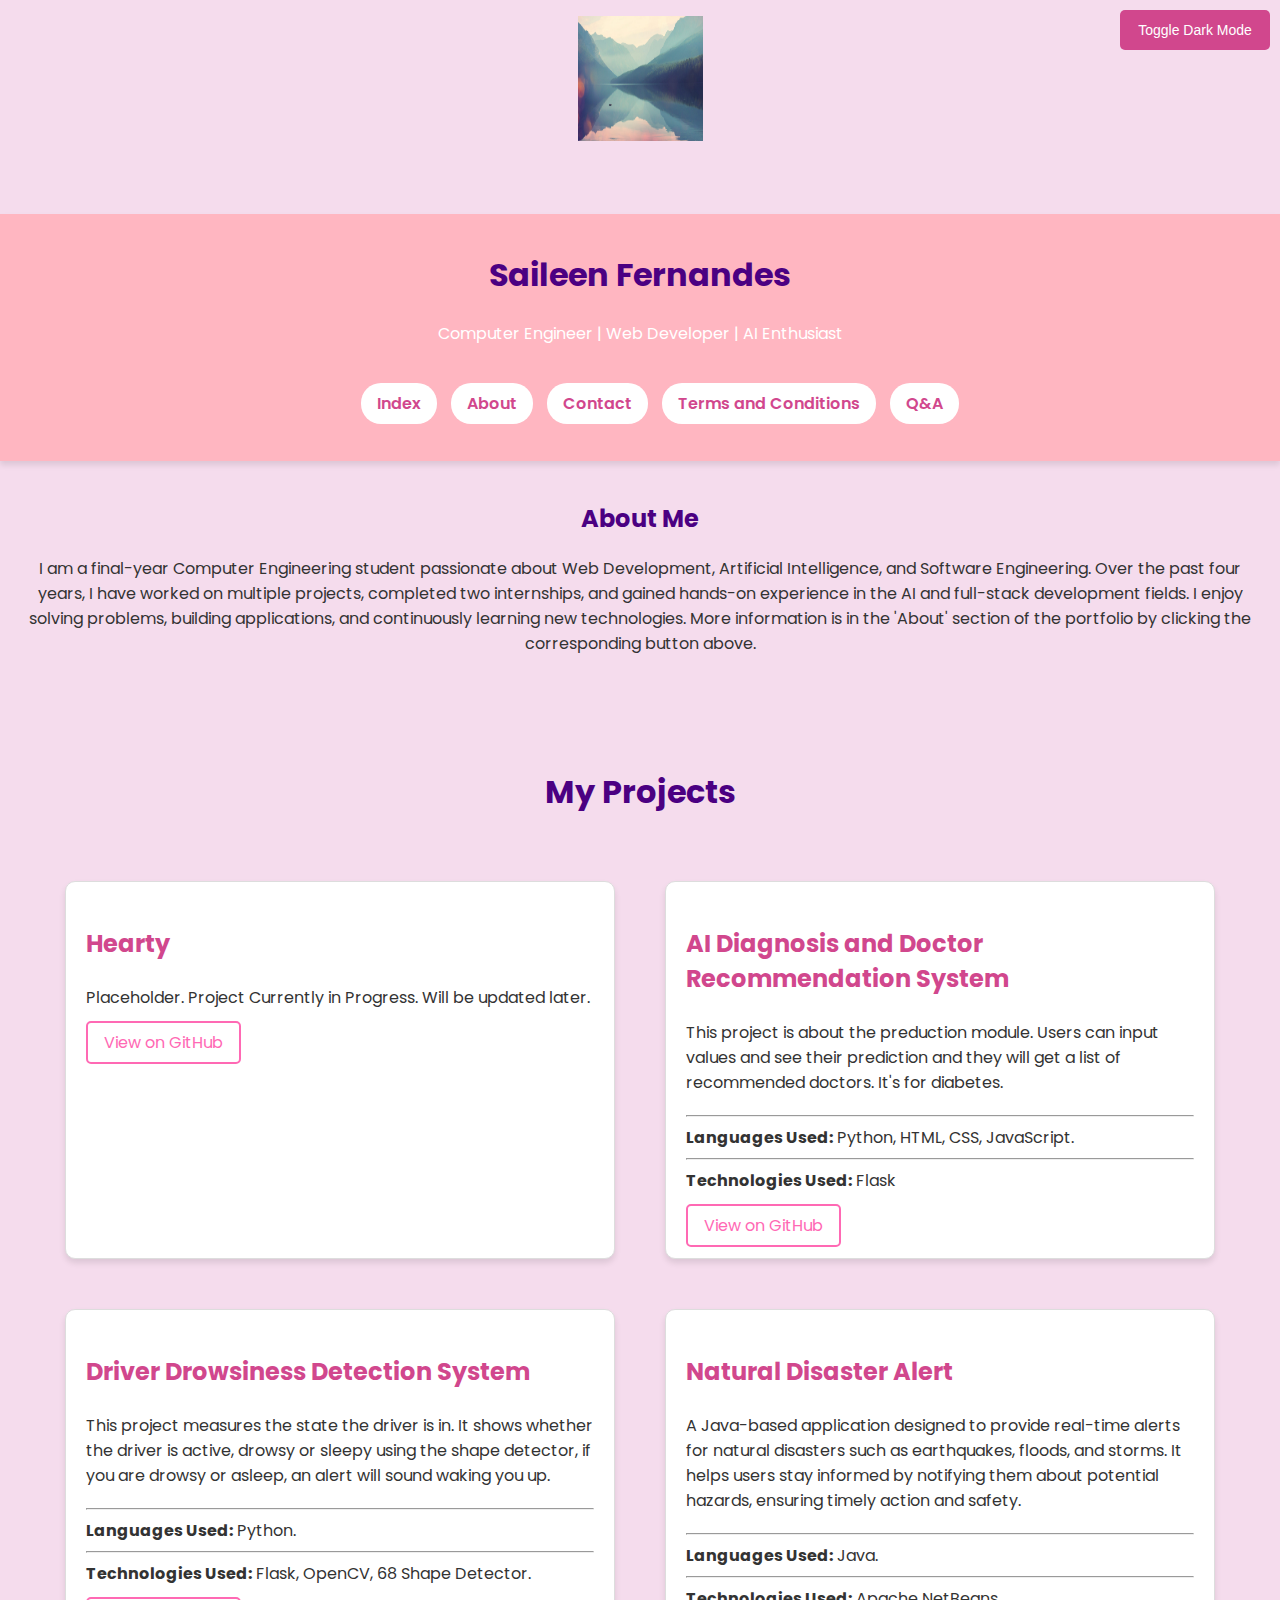
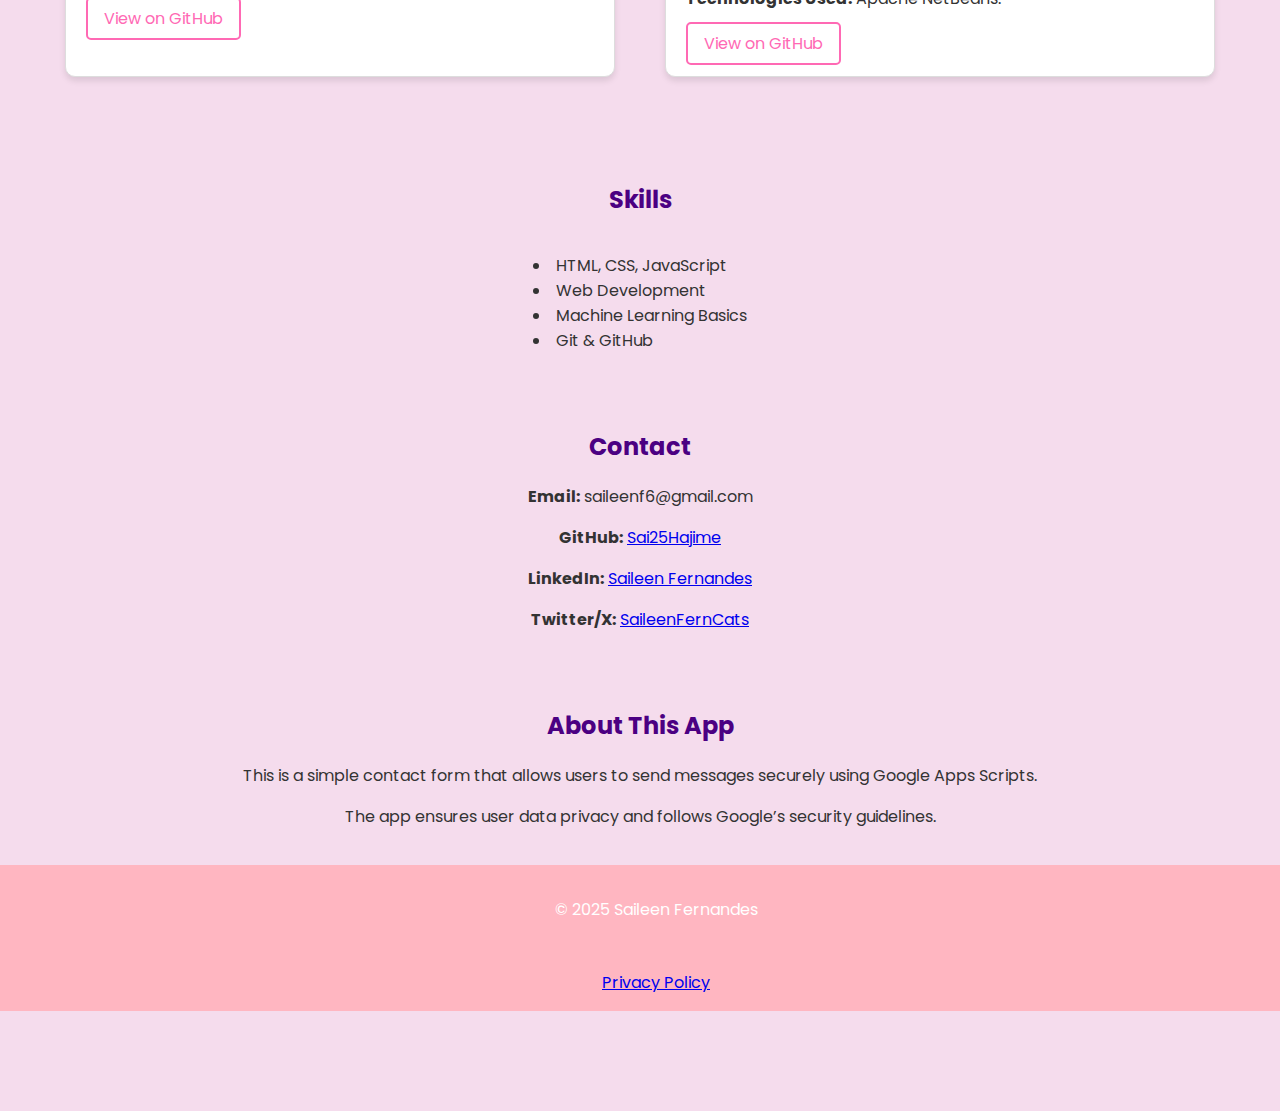
<file: index.html>
<!DOCTYPE html>
<html lang="en">
<head>
    <meta charset="UTF-8">
    <meta name="viewport" content="width=device-width, initial-scale=1.0">
    <meta name="description" content="Saileen Fernandes' Portfolio - Contact me and learn more about my work.">
    <meta name="author" content="Saileen Fernandes">
    <meta name="google-site-verification" content="kmVAQYFOPwcrWgPPDZxK4PKsFajjadbrKK0uUcUKmkM" />
    <title>My Portfolio</title>
    <link href="https://fonts.googleapis.com/css2?family=Poppins:wght@400;700&display=swap" rel="stylesheet">
    <link rel="stylesheet" href="static/css/styles.css">
</head>
    <body style = "margin: 0 0 0; text-align: center">

    <p id = "head_bar">

        <a href="theodore-fairin.html">
          <img src="static/images/mountains.jpg" width="125" height="125" alt="Mountains">
        </a>

    </p>

    <br><br>
    <body>
    <header>
        <h1>Saileen Fernandes</h1>
        <p>Computer Engineer | Web Developer | AI Enthusiast</p>
        <nav>
            <ul>
                <a href="index.html">Index</a>
                <a href="about.html">About</a>
                <a href="contact.html">Contact</a>
                <a href="terms.html">Terms and Conditions</a>
                <a href="questions-answers.html">Q&A</a>
            </ul>
        </nav>
    </header>
    
    <section id="about">
        <h2>About Me</h2>
        <p> I am a final-year Computer Engineering student passionate about Web Development, Artificial Intelligence, and Software Engineering. 
    Over the past four years, I have worked on multiple projects, completed two internships, and gained hands-on experience in the AI and full-stack development fields. 
    I enjoy solving problems, building applications, and continuously learning new technologies. More information is in the 'About' section of the portfolio by clicking the corresponding button above.</p>
    </section>
    
    <section class="projects">
        <h2>My Projects</h2>
        <div class="project-box">
            <h3>Hearty</h3>
            <p>Placeholder. Project Currently in Progress. Will be updated later.</p>
            <a href="https://github.com/yourusername/project1" target="_blank">View on GitHub</a>
        </div>
        <div class="project-box">
            <h3>AI Diagnosis and Doctor Recommendation System</h3>
            <p>This project is about the preduction module. Users can input values and see their prediction and they will get a list of recommended doctors. It's for diabetes.
            <hr><b>Languages Used:</b> Python, HTML, CSS, JavaScript. 
            <hr><b>Technologies Used:</b> Flask </p>
            <a href="https://github.com/Sai25Hajime/AI-Diagnosis-and-Doctor-Recommendation-System" target="_blank">View on GitHub</a>
        </div>
        <div class="project-box">
            <h3>Driver Drowsiness Detection System</h3>
            <p>This project measures the state the driver is in. It shows whether the driver is active, drowsy or sleepy using the shape detector, if you are drowsy or asleep, an alert will sound waking you up.
            <hr><b>Languages Used:</b> Python. 
            <hr><b>Technologies Used:</b> Flask, OpenCV, 68 Shape Detector. </p>
            
            <a href="https://github.com/Sai25Hajime/Driver-Drowsiness-Detection-System" target="_blank">View on GitHub</a>
        </div>
        <div class="project-box">
            <h3>Natural Disaster Alert</h3>
            <p>A Java-based application designed to provide real-time alerts for natural disasters such as earthquakes, floods, and storms. It helps users stay informed by notifying them about potential hazards, ensuring timely action and safety.
            <hr><b>Languages Used:</b> Java. 
            <hr><b>Technologies Used:</b> Apache NetBeans.</p>
            <a href="https://github.com/Sai25Hajime/Natural-Disaster-Alert" target="_blank">View on GitHub</a>
        </div>
    </section>
    
    <section id="skills">
        <h2>Skills</h2>
        <ul>
            <li>HTML, CSS, JavaScript</li>
            <li>Web Development</li>
            <li>Machine Learning Basics</li>
            <li>Git & GitHub</li>
        </ul>
    </section>
    
    <section id="contact">
        <h2>Contact</h2>
        <p><b>Email:</b> saileenf6@gmail.com</p>
        <p><b>GitHub:</b> <a href="https://github.com/Sai25Hajime">Sai25Hajime</a></p>
        <p><b>LinkedIn:</b> <a href="https://www.linkedin.com/in/saileen-fernandes-553a032b3?utm_source=share&utm_campaign=share_via&utm_content=profile&utm_medium=android_app">Saileen Fernandes</a></p>
        <p><b>Twitter/X:</b> <a href="https://x.com/SaileenFernCats">SaileenFernCats</a></p>
    </section>
    <section id="about-app">
        <h2>About This App</h2>
        <p>This is a simple contact form that allows users to send messages securely using Google Apps Scripts.</p>
        <p>The app ensures user data privacy and follows Google’s security guidelines.</p>
    </section>
    <footer>
        <p>&copy; 2025 Saileen Fernandes</p>
    </footer>
    <footer>
        <a href="privacy.html">Privacy Policy</a>
    </footer>
    <script src="script.js"></script>
</body>
</html>
</file>
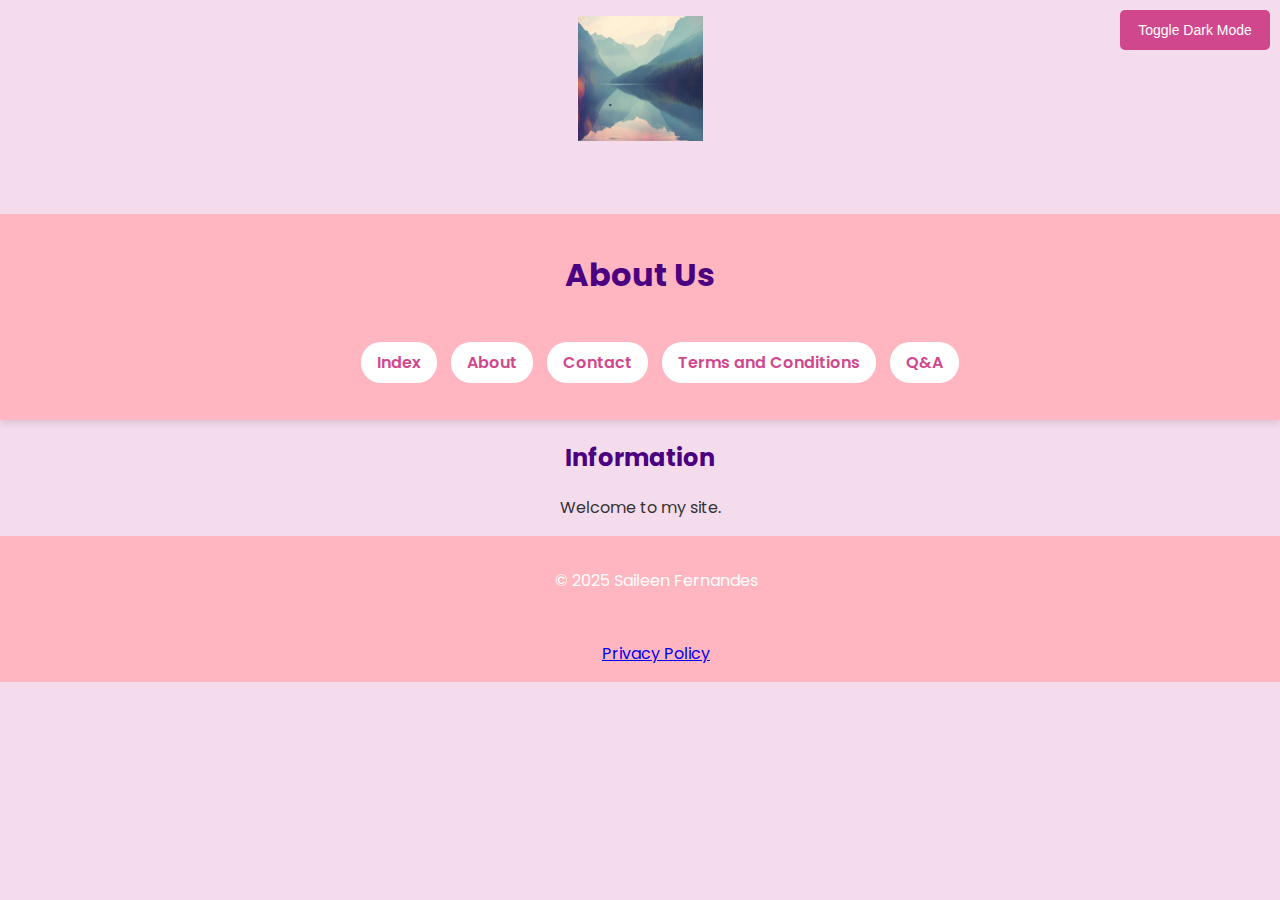
<file: about.html>
<!DOCTYPE html>
<html lang="en">
<head>
    <meta charset="UTF-8">
    <title>About Us</title>
    <meta name="viewport" content="width=device-width, initial-scale=1.0">
    <link href="https://fonts.googleapis.com/css2?family=Poppins:wght@400;700&display=swap" rel="stylesheet">
    <link rel="stylesheet" href="static/css/styles.css">
</head>
<body style = "margin: 0 0 0; text-align: center">

    <p id = "head_bar">

        <a href="theodore-fairin.html">
          <img src="static/images/mountains.jpg" width="125" height="125" alt="Mountains">
        </a>

    </p>

    <br><br>
    <body>
    <header>
        <h1>About Us</h1>
        <nav>
            <ul>
                <a href="index.html">Index</a>
                <a href="about.html">About</a>
                <a href="contact.html">Contact</a>
                <a href="terms.html">Terms and Conditions</a>
                <a href="questions-answers.html">Q&A</a>
            </ul>
        </nav>
    </header>
      <h2>Information</h2>
      <p>Welcome to my site. </p>
        <footer>
        <p>&copy; 2025 Saileen Fernandes</p>
    </footer>
    <footer>
        <a href="privacy.html">Privacy Policy</a>
    </footer>
    <script src="script.js"></script>
    </body>
</html>
</file>
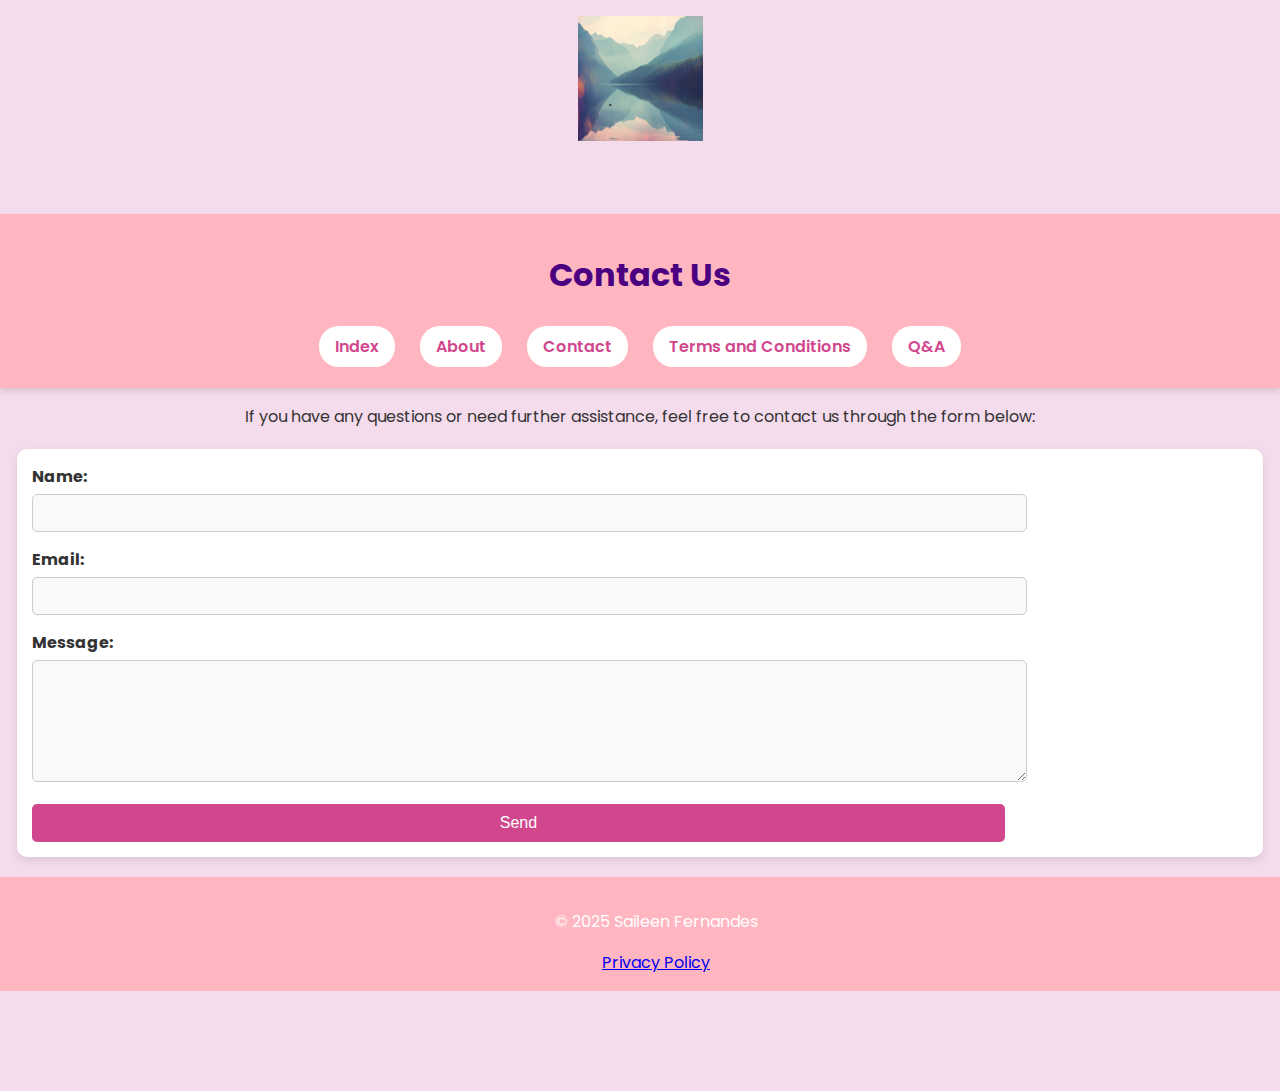
<file: contact.html>
<!DOCTYPE html>
<html lang="en">
<head>
    <meta charset="UTF-8">
    <title>Contact Us</title>
    <link rel="stylesheet" href="static/css/styles.css">
    <link href="https://fonts.googleapis.com/css2?family=Poppins:wght@400;700&display=swap" rel="stylesheet">
</head>
<body style="margin: 0 0 0; text-align: center">

    <p id="head_bar">
        <a href="theodore-fairin.html">
            <img src="static/images/mountains.jpg" width="125" height="125" alt="Mountains">
        </a>
    </p>

    <br><br>

    <header>
        <h1>Contact Us</h1>
        <nav>
                <a href="index.html">Index</a>
                <a href="about.html">About</a>
                <a href="contact.html">Contact</a>
                <a href="terms.html">Terms and Conditions</a>
                <a href="questions-answers.html">Q&A</a>
        </nav>
    </header>

    <p>If you have any questions or need further assistance, feel free to contact us through the form below:</p>

    <form id="contact-form">
        <label for="name">Name:</label>
        <input type="text" id="name" name="name" required><br>

        <label for="email">Email:</label>
        <input type="email" id="email" name="email" required><br>

        <label for="message">Message:</label>
        <textarea id="message" name="message" required></textarea><br>

        <button type="submit">Send</button>
    </form>

    <p id="response-message" style="display: none; font-weight: bold;"></p>

    <script>
        document.getElementById("contact-form").addEventListener("submit", function(event) {
            event.preventDefault(); // Prevents page reload

            var formData = new FormData(this);

            fetch("https://script.google.com/macros/s/AKfycbzM9NVf3WXvGElHgrzEXEm-QxwFLVN8q_QJejVsDDMJDtKjV_KTnT0vRdtDTjDIEPkP1A/exec", {
                method: "POST",
                body: formData
            })
            .then(response => response.text())
            .then(data => {
                var responseMessage = document.getElementById("response-message");
                if (data.includes("Success")) {
                    responseMessage.innerText = "Message sent successfully!";
                    responseMessage.style.color = "green";
                    document.getElementById("contact-form").reset(); // Clear form fields
                } else {
                    responseMessage.innerText = "Error sending message. Please try again.";
                    responseMessage.style.color = "red";
                }
                responseMessage.style.display = "block";
            })
            .catch(error => {
                var responseMessage = document.getElementById("response-message");
                responseMessage.innerText = "Network error. Please try again.";
                responseMessage.style.color = "red";
                responseMessage.style.display = "block";
            });
        });
    </script>

    <footer>
        <p>&copy; 2025 Saileen Fernandes</p>
        <a href="privacy.html">Privacy Policy</a>
    </footer>

</body>
</html>
</file>
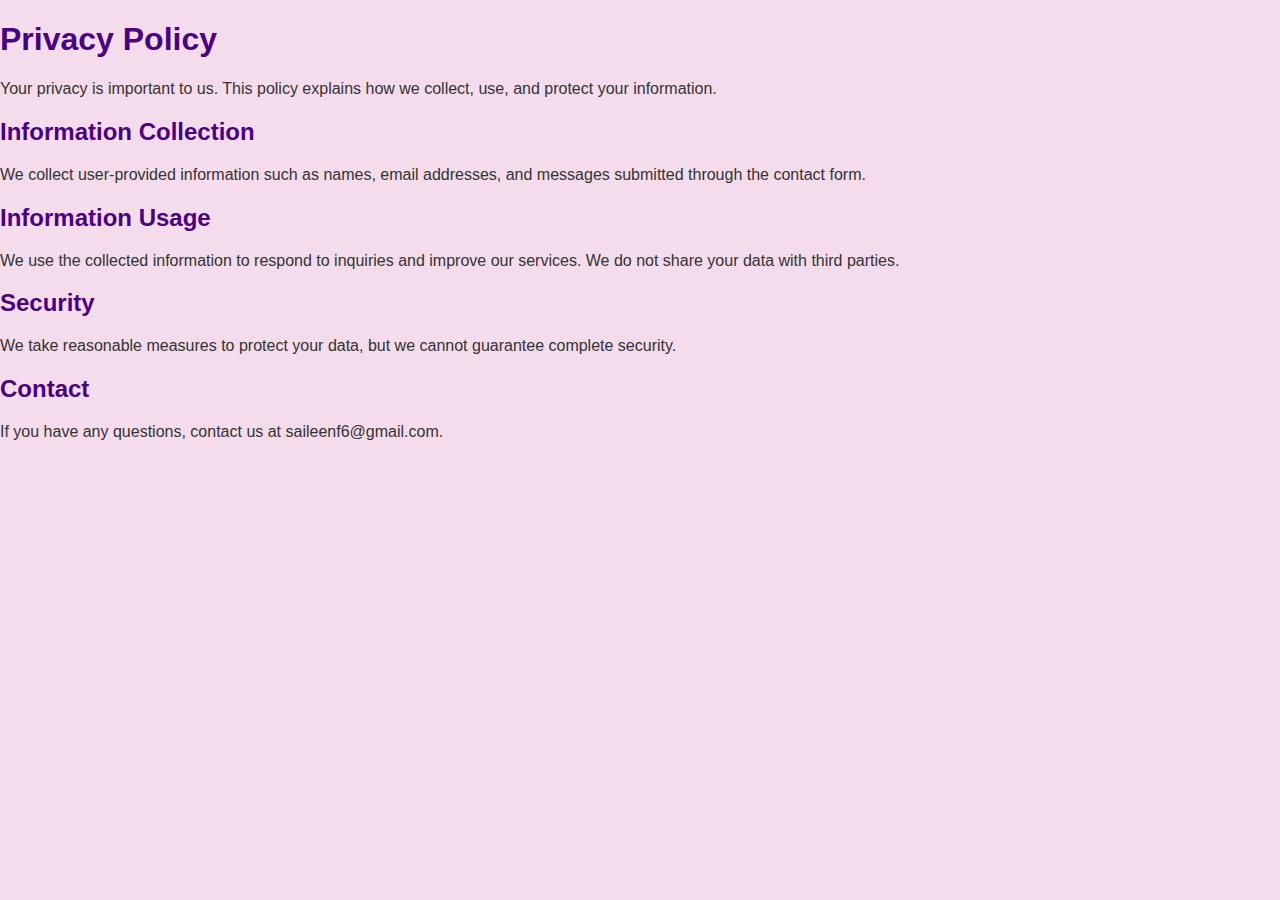
<file: privacy-policy.html>
<!DOCTYPE html>
<html lang="en">
<head>
    <meta charset="UTF-8">
    <title>Privacy Policy</title>
    <link rel="stylesheet" href="static/css/styles.css">
</head>
<body>
    <h1>Privacy Policy</h1>
    <p>Your privacy is important to us. This policy explains how we collect, use, and protect your information.</p>
    <h2>Information Collection</h2>
    <p>We collect user-provided information such as names, email addresses, and messages submitted through the contact form.</p>
    <h2>Information Usage</h2>
    <p>We use the collected information to respond to inquiries and improve our services. We do not share your data with third parties.</p>
    <h2>Security</h2>
    <p>We take reasonable measures to protect your data, but we cannot guarantee complete security.</p>
    <h2>Contact</h2>
    <p>If you have any questions, contact us at saileenf6@gmail.com.</p>
</body>
</html>
</file>
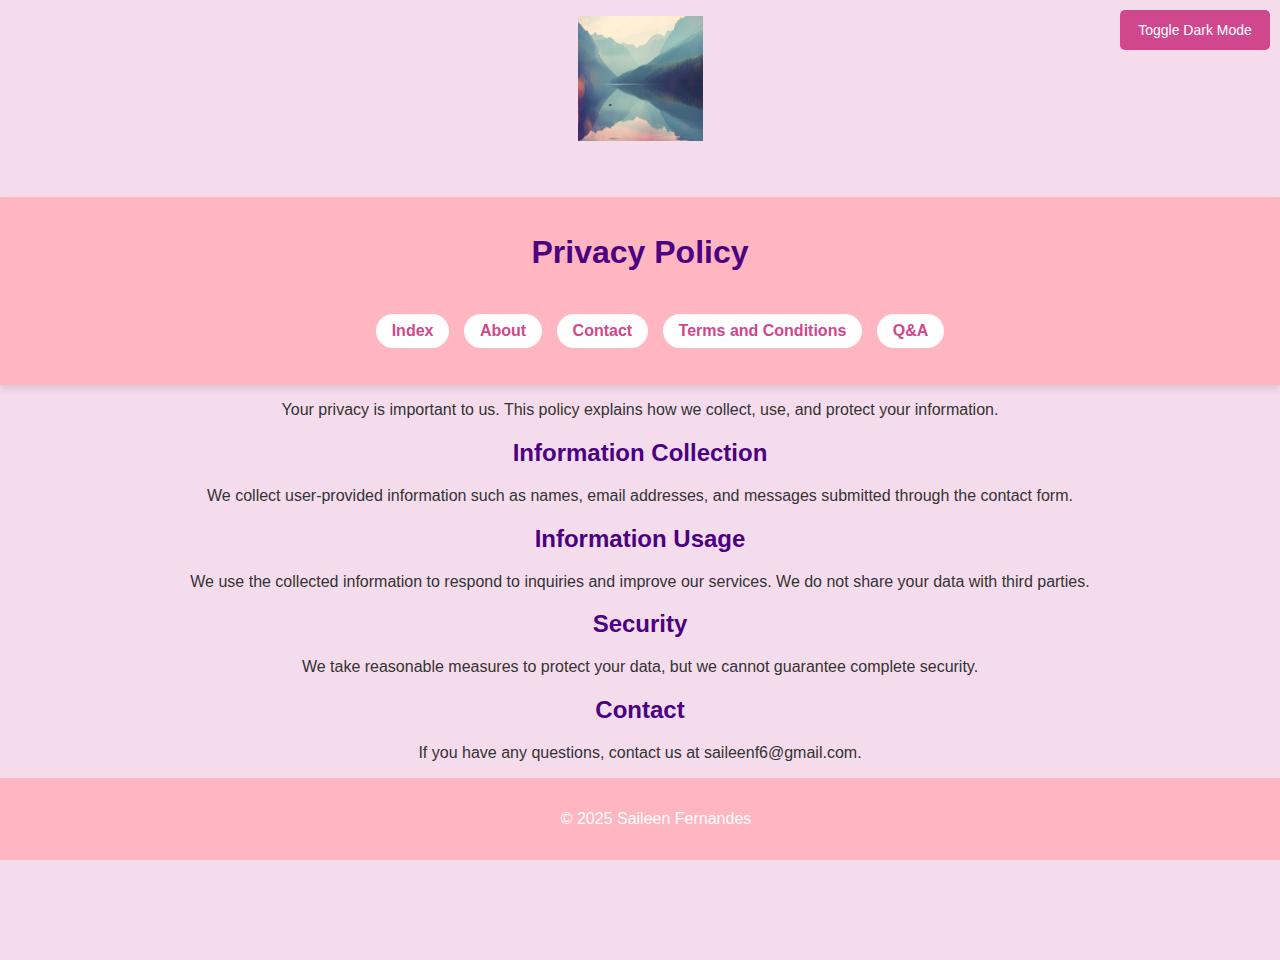
<file: privacy.html>
<!DOCTYPE html>
<html lang="en">
<head>
    <meta charset="UTF-8">
    <title>Privacy Policy</title>
    <link rel="stylesheet" href="static/css/styles.css">
</head>
    <body style = "margin: 0 0 0; text-align: center">

    <p id = "head_bar">

        <a href="theodore-fairin.html">
          <img src="static/images/mountains.jpg" width="125" height="125" alt="Mountains">
        </a>

    </p>

    <br><br>
    <body>

    <header>
        <h1>Privacy Policy</h1>
        <nav>
            <ul>
                <a href="index.html">Index</a>
                <a href="about.html">About</a>
                <a href="contact.html">Contact</a>
                <a href="terms.html">Terms and Conditions</a>
                <a href="questions-answers.html">Q&A</a>
            </ul>
        </nav>
    </header>
    
    <p>Your privacy is important to us. This policy explains how we collect, use, and protect your information.</p>
    <h2>Information Collection</h2>
    <p>We collect user-provided information such as names, email addresses, and messages submitted through the contact form.</p>
    <h2>Information Usage</h2>
    <p>We use the collected information to respond to inquiries and improve our services. We do not share your data with third parties.</p>
    <h2>Security</h2>
    <p>We take reasonable measures to protect your data, but we cannot guarantee complete security.</p>
    <h2>Contact</h2>
    <p>If you have any questions, contact us at saileenf6@gmail.com.</p>
    <footer>
        <p>&copy; 2025 Saileen Fernandes</p>
    </footer>
    <script src="script.js"></script>
</body>
</html>
</file>
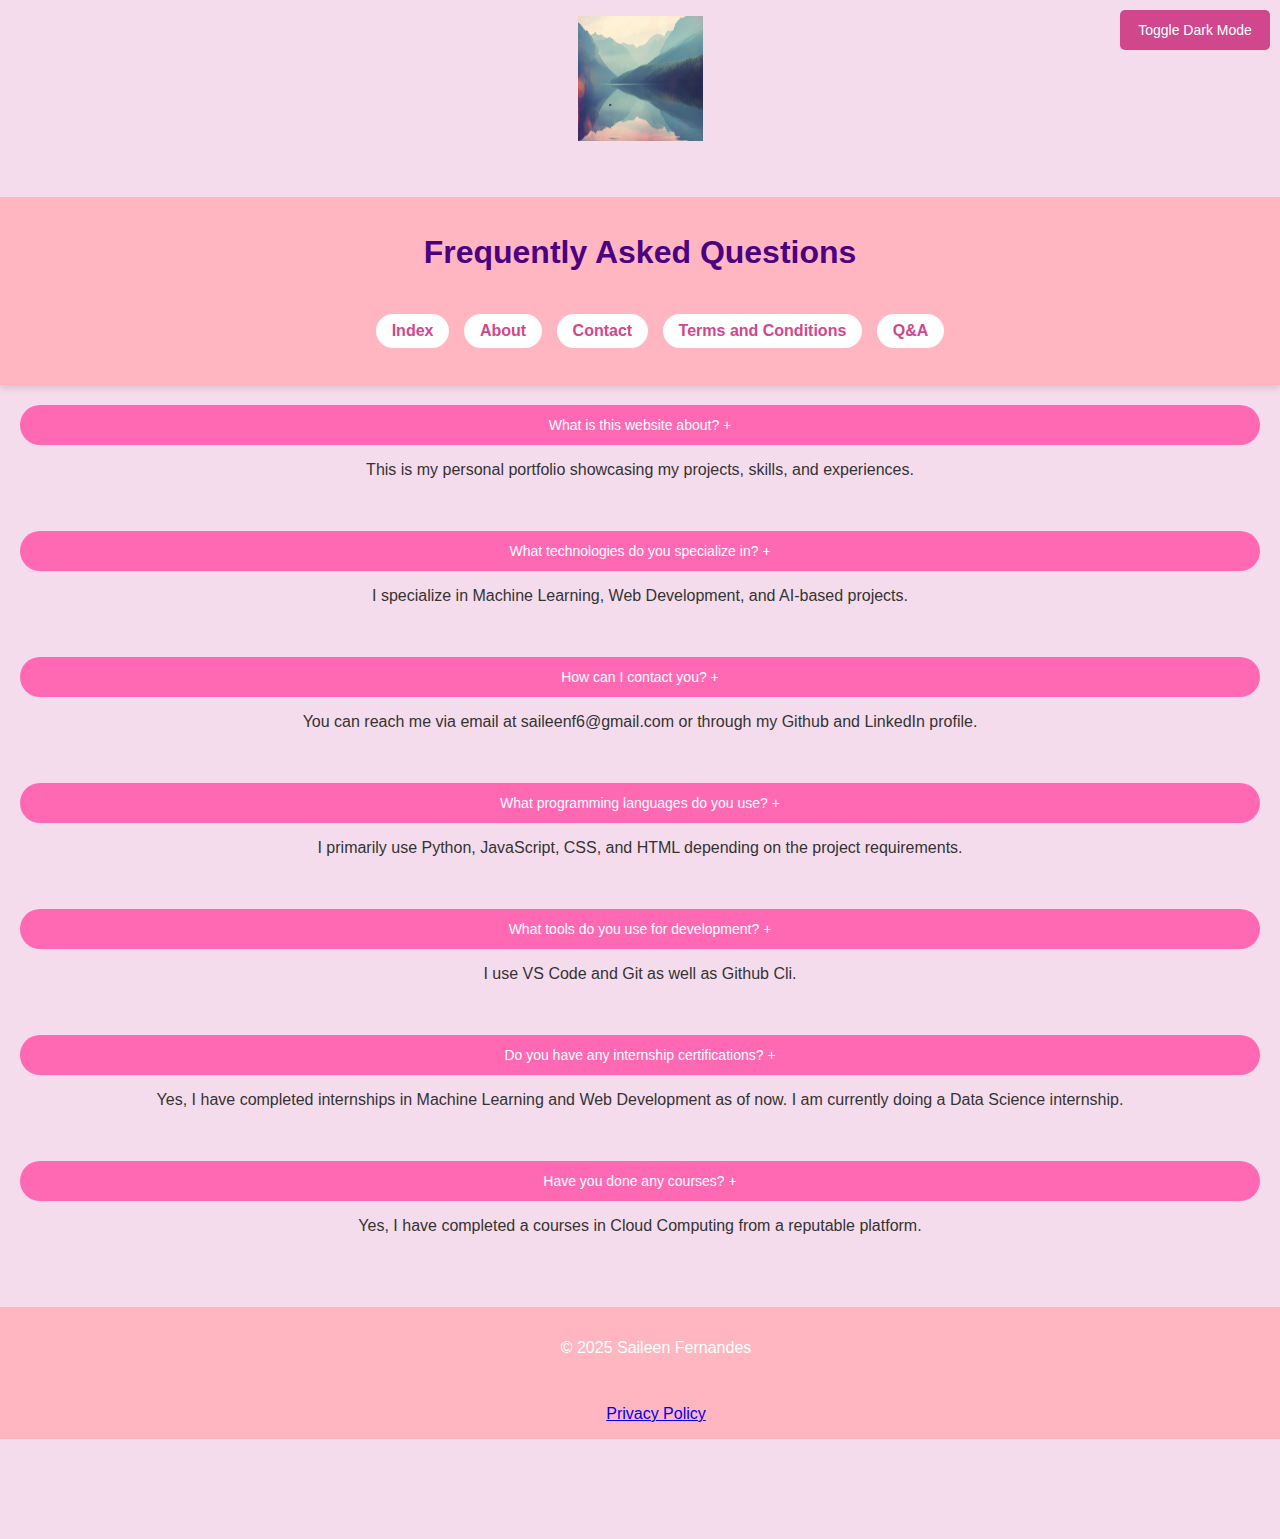
<file: questions-answers.html>
<!DOCTYPE html>
<html lang="en">
<head>
    <meta charset="UTF-8">
    <meta name="viewport" content="width=device-width, initial-scale=1.0">
    <title>FAQ - My Portfolio</title>
    <link rel="stylesheet" href="static/css/styles.css">
</head>
    <body style = "margin: 0 0 0; text-align: center">

    <p id = "head_bar">

        <a href="theodore-fairin.html">
          <img src="static/images/mountains.jpg" width="125" height="125" alt="Mountains">
        </a>

    </p>

    <br><br>
    <body>


    <header>
        <h1>Frequently Asked Questions</h1>
        <nav>
            <ul>
                <a href="index.html">Index</a>
                <a href="about.html">About</a>
                <a href="contact.html">Contact</a>
                <a href="terms.html">Terms and Conditions</a>
                <a href="questions-answers.html">Q&A</a>
            </ul>
        </nav>
    </header>

    <section class="faq-container">
        <div class="faq">
            <button class="faq-question">What is this website about? <span>+</span></button>
            <div class="faq-answer">
                <p>This is my personal portfolio showcasing my projects, skills, and experiences.</p>
            </div>
        </div>
        <br></br>

        <div class="faq">
            <button class="faq-question">What technologies do you specialize in? <span>+</span></button>
            <div class="faq-answer">
                <p>I specialize in Machine Learning, Web Development, and AI-based projects.</p>
            </div>
        </div>
        <br></br>
        
        <div class="faq">
            <button class="faq-question">How can I contact you? <span>+</span></button>
            <div class="faq-answer">
                <p>You can reach me via email at saileenf6@gmail.com or through my Github and LinkedIn profile.</p>
            </div>
        </div>
        <br></br>

        <div class="faq">
            <button class="faq-question">What programming languages do you use? <span>+</span></button>
            <div class="faq-answer">
                <p>I primarily use Python, JavaScript, CSS, and HTML depending on the project requirements.</p>
            </div>
        </div>
        <br></br>

        <div class="faq">
            <button class="faq-question">What tools do you use for development? <span>+</span></button>
            <div class="faq-answer">
                <p>I use VS Code and Git as well as Github Cli.</p>
            </div>
        </div>
        <br></br>

        <div class="faq">
            <button class="faq-question">Do you have any internship certifications? <span>+</span></button>
            <div class="faq-answer">
                <p>Yes, I have completed internships in Machine Learning and Web Development as of now. I am currently doing a Data Science internship.</p>
            </div>
        </div>
        <br></br>

        <div class="faq">
            <button class="faq-question">Have you done any courses? <span>+</span></button>
            <div class="faq-answer">
                <p>Yes, I have completed a courses in Cloud Computing from a reputable platform.</p>
            </div>
        </div>
        <br></br>
        
    </section>

    <footer>
        <p>&copy; 2025 Saileen Fernandes</p>
    </footer>
    <footer>
        <a href="privacy.html">Privacy Policy</a>
    </footer>
    <script src="script.js"></script>
</body>
</html>
</file>
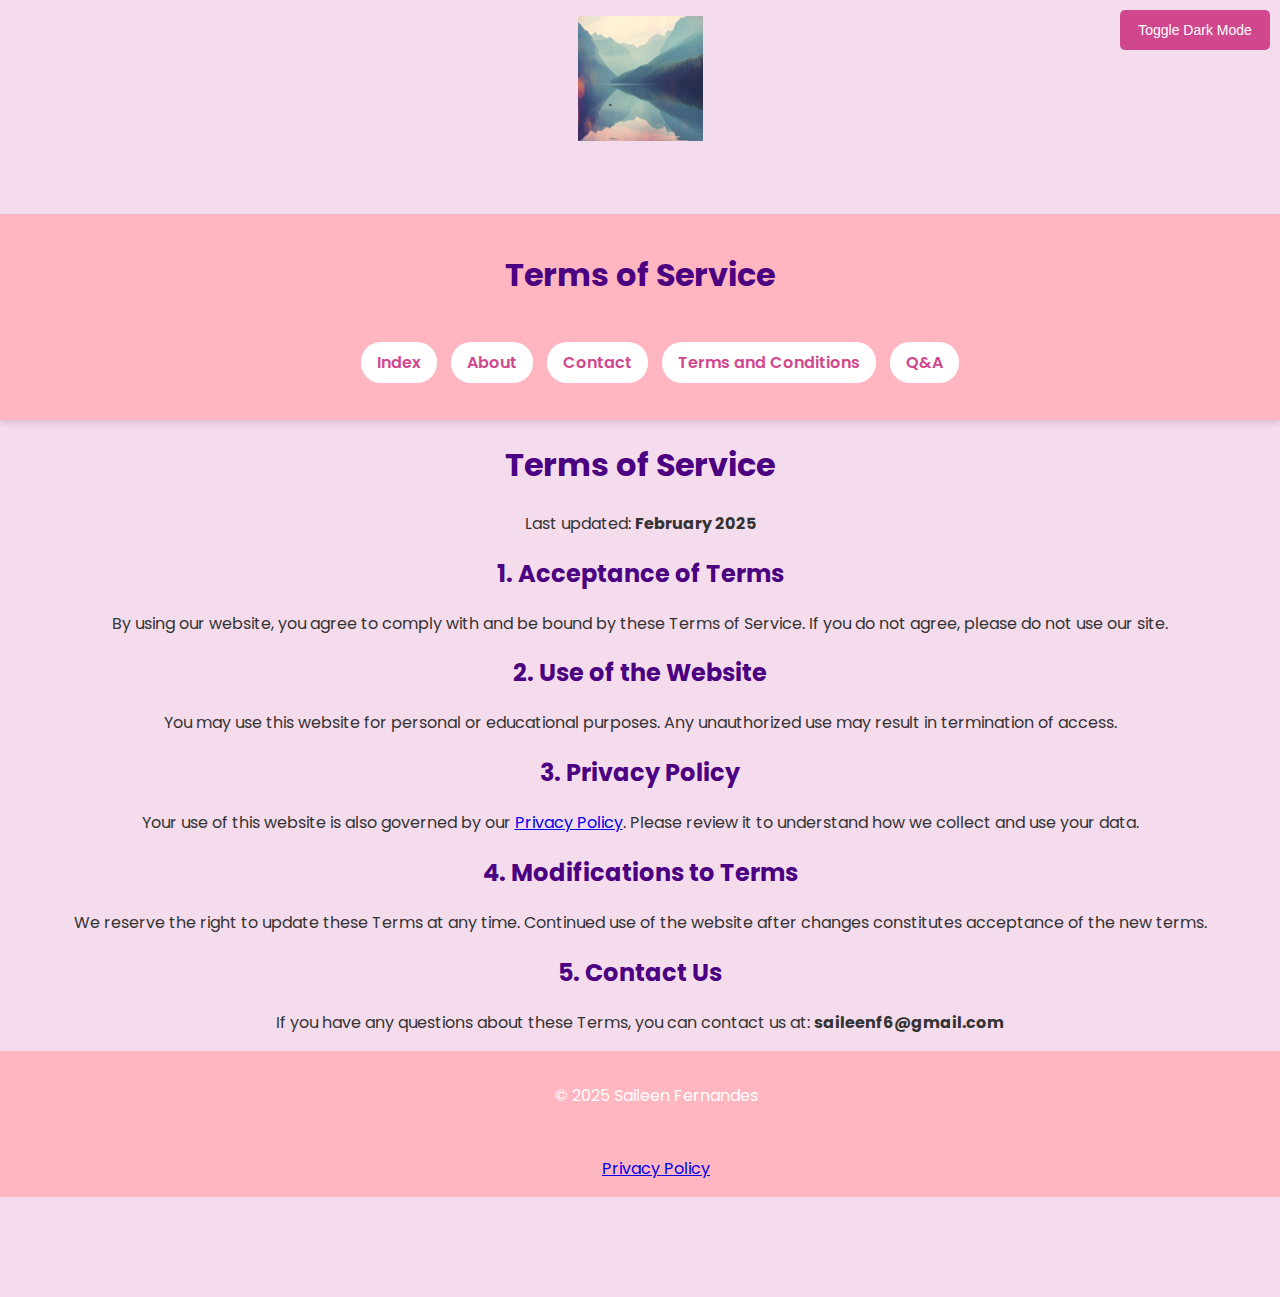
<file: terms.html>
<!DOCTYPE html>
<html lang="en">
<head>
    <meta charset="UTF-8">
    <meta name="viewport" content="width=device-width, initial-scale=1.0">
    <link href="https://fonts.googleapis.com/css2?family=Poppins:wght@400;700&display=swap" rel="stylesheet">
    <link rel="stylesheet" href="static/css/styles.css">
    <title>Terms of Service</title>
</head>
    <body style = "margin: 0 0 0; text-align: center">

    <p id = "head_bar">

        <a href="theodore-fairin.html">
          <img src="static/images/mountains.jpg" width="125" height="125" alt="Mountains">
        </a>

    </p>

    <br><br>
    <body>

    <header>
        <h1>Terms of Service</h1>
        <nav>
            <ul>
                <a href="index.html">Index</a>
                <a href="about.html">About</a>
                <a href="contact.html">Contact</a>
                <a href="terms.html">Terms and Conditions</a>
                <a href="questions-answers.html">Q&A</a>
            </ul>
        </nav>
    </header>
    <div class="container">
        <h1>Terms of Service</h1>
        <p>Last updated: <strong>February 2025</strong></p>

        <h2>1. Acceptance of Terms</h2>
        <p>By using our website, you agree to comply with and be bound by these Terms of Service. If you do not agree, please do not use our site.</p>

        <h2>2. Use of the Website</h2>
        <p>You may use this website for personal or educational purposes. Any unauthorized use may result in termination of access.</p>

        <h2>3. Privacy Policy</h2>
        <p>Your use of this website is also governed by our <a href="privacy.html">Privacy Policy</a>. Please review it to understand how we collect and use your data.</p>

        <h2>4. Modifications to Terms</h2>
        <p>We reserve the right to update these Terms at any time. Continued use of the website after changes constitutes acceptance of the new terms.</p>

        <h2>5. Contact Us</h2>
        <p>If you have any questions about these Terms, you can contact us at: <strong>saileenf6@gmail.com</strong></p>
    </div>
    <footer>
        <p>&copy; 2025 Saileen Fernandes</p>
    </footer>
    <footer>
        <a href="privacy.html">Privacy Policy</a>
    </footer>
    <script src="script.js"></script>
</body>
</html>
</file>
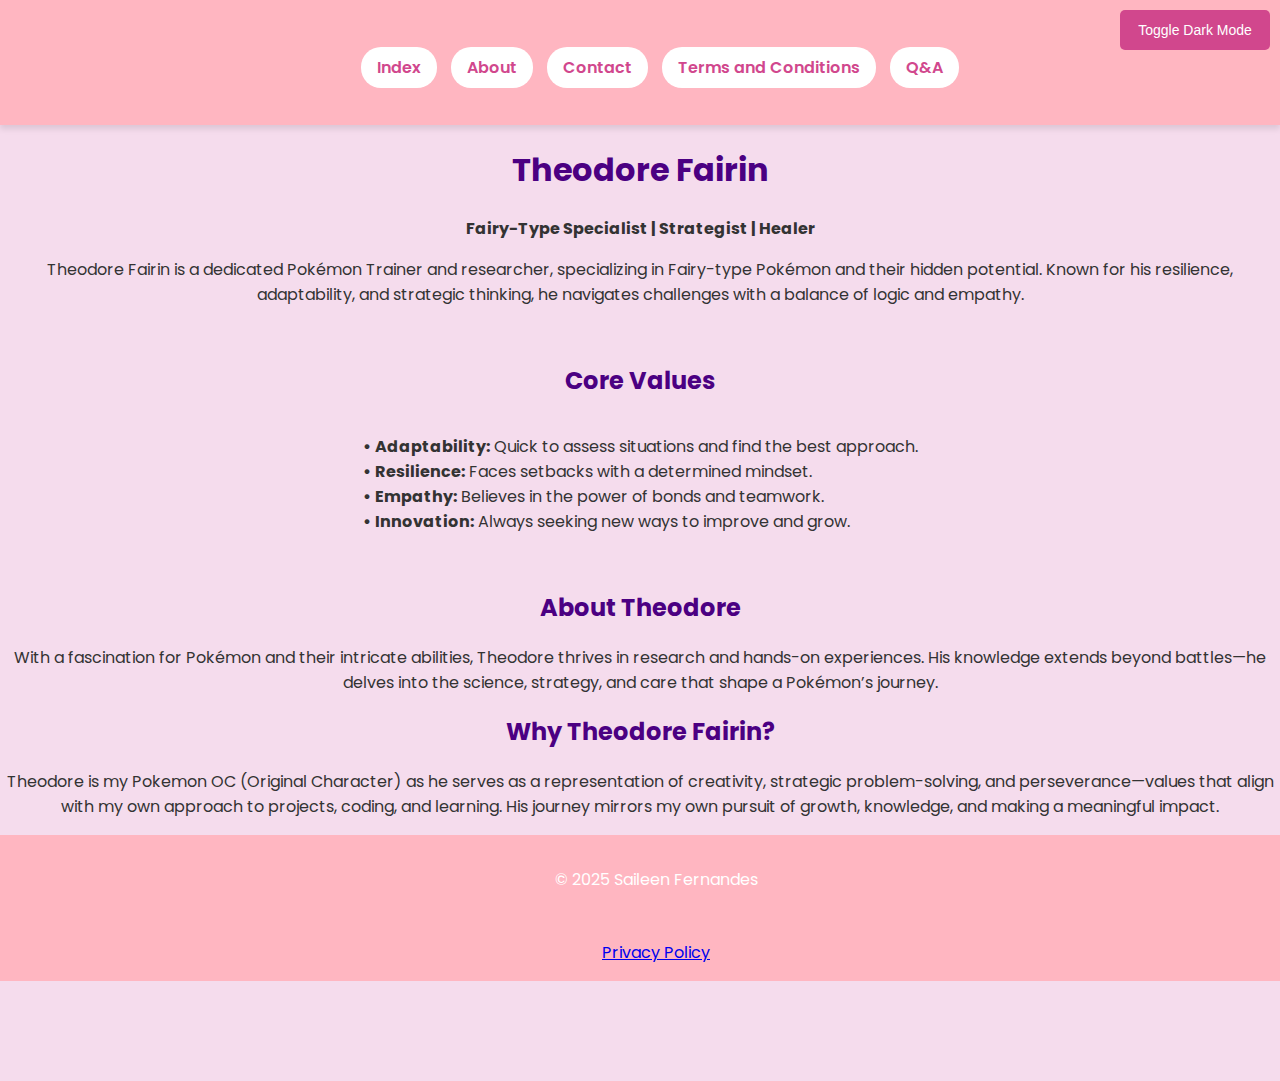
<file: theodore-fairin.html>
<!DOCTYPE html>
<html lang="en">
<head>
    <meta charset="UTF-8">
    <meta name="viewport" content="width=device-width, initial-scale=1.0">
    <link href="https://fonts.googleapis.com/css2?family=Poppins:wght@400;700&display=swap" rel="stylesheet">
    <link rel="stylesheet" href="static/css/styles.css">
    <title>Terms of Service</title>
</head>
    <body style = "margin: 0 0 0; text-align: center">
   <body>
   <header>
        <nav>
            <ul>
                <a href="index.html">Index</a>
                <a href="about.html">About</a>
                <a href="contact.html">Contact</a>
                <a href="terms.html">Terms and Conditions</a>
                <a href="questions-answers.html">Q&A</a>
            </ul>
        </nav>
   </header>
    
    <div class="container">
        <h1>Theodore Fairin</h1>
        <p><strong>Fairy-Type Specialist | Strategist | Healer</strong></p>
        <p>Theodore Fairin is a dedicated Pokémon Trainer and researcher, specializing in Fairy-type Pokémon and their hidden potential. Known for his resilience, adaptability, and strategic thinking, he navigates challenges with a balance of logic and empathy.</p>
    <section id="core-values">
        <h2>Core Values</h2>
        <ul>
            <li><strong>Adaptability:</strong> Quick to assess situations and find the best approach.</li>
            <li><strong>Resilience:</strong> Faces setbacks with a determined mindset.</li>
            <li><strong>Empathy:</strong> Believes in the power of bonds and teamwork.</li>
            <li><strong>Innovation:</strong> Always seeking new ways to improve and grow.</li>
        </ul>
    </section>
        <h2>About Theodore</h2>
        <p>With a fascination for Pokémon and their intricate abilities, Theodore thrives in research and hands-on experiences. His knowledge extends beyond battles—he delves into the science, strategy, and care that shape a Pokémon’s journey.</p>
        <h2>Why Theodore Fairin?</h2>
        <p>Theodore is my Pokemon OC (Original Character) as he serves as a representation of creativity, strategic problem-solving, and perseverance—values that align with my own approach to projects, coding, and learning. His journey mirrors my own pursuit of growth, knowledge, and making a meaningful impact.</p>
    </div>
    <footer>
        <p>&copy; 2025 Saileen Fernandes</p>
    </footer>
    <footer>
        <a href="privacy.html">Privacy Policy</a>
    </footer>
    <script src="script.js"></script>
</body>
</html>
</file>
<file: static/css/styles.css>
/* General Styling */
body {
    font-family: 'Poppins', sans-serif;
    margin: 0;
    padding: 0;
    padding-bottom: 100px; 
    background-color: #f5dced; /* Soft pink background */
    color: #333; /* Dark gray text */
}

/* Header Styling */
header {
    background-color: #ffb6c1; /* Soft pink */
    color: white;
    text-align: center;
    padding: 1.5rem;
    box-shadow: 0px 4px 6px rgba(0, 0, 0, 0.1);
}

/* Navigation */
nav {
    display: flex;
    justify-content: center;
    align-items: center;
    flex-wrap: wrap;
    margin-top: 10px;
    gap: 15px;
}

nav a {
    text-decoration: none;
    color: #d1478d;
    font-weight: 600;
    padding: 8px 16px;
    border-radius: 20px;
    background-color: white;
    transition: 0.3s ease-in-out;
    white-space: nowrap;
}

nav a:hover {
    background-color: #d1478d; /* Slightly darker pink */
    color:white;
}

nav a:active {
    background-color: #f2cbee; /* Darker pink */
}

/* Main Section */
section {
    text-align: center;
    padding: 50px;
}

h1, h2 {
    color: #4B0082; /* Dark pink for headings */
}

/* Light Mode Links */
a {
    color: #0000EE; /* Default blue */
}

a:hover {
    color: #FF0000; /* Red */
}

a:visited {
    color: #800080; /* Purple */
}

/* Dark Mode Links */
.dark-mode a {
    color: #8ab4f8; /* Light blue */
}

.dark-mode a:hover {
    color: #ff7675; /* Soft red */
}

.dark-mode a:visited {
    color: #a479d9; /* Soft purple */
}


/* Buttons */
button {
    background-color: #ff69b4;
    color: white;
    border: none;
    padding: 12px 20px;
    font-size: 16px;
    border-radius: 25px;
    cursor: pointer;
    transition: 0.3s;
}

button:hover {
    background-color: #6a0dad; /* Darker pink */
}

button:active {
    background-color: #9aa4e6; /* Darker pink */
}

/* Footer */
footer {
    text-align: center;
    background-color: #ffb6c1;
    color: white;
    padding: 1rem;
    position: relative;
    bottom: auto;
    width: 100%;
}

/* Project Section Styling */
.projects {
    display: flex;
    justify-content: space-between;
    flex-wrap: wrap;
    gap: 20px; /* Adds spacing between the boxes */
    text-align: center;
    padding: 50px;
}

.projects h2 {
    font-size: 2rem;
    color: #4B0082; /* Dark purple for headings */
    margin-bottom: 30px;
    width: 100%;
}

.project-box {
    flex: 1 1 30%; /* This allows the project boxes to grow/shrink and fill the available space */
    margin: 15px;
    padding: 20px;
    background-color: #fff;
    border: 1px solid #ddd;
    border-radius: 10px;
    box-shadow: 0 4px 6px rgba(0, 0, 0, 0.1);
    text-align: left;
    transition: transform 0.3s ease-in-out;
    min-width: 280px; /* Ensures the boxes don't get too small on small screens */
}

.project-box:hover {
    transform: scale(1.05);
    box-shadow: 0 8px 12px rgba(0, 0, 0, 0.15);
}

.project-box h3 {
    font-size: 1.5rem;
    color: #d1478d; /* Dark pink for project titles */
}

.project-box p {
    font-size: 1rem;
    color: #333;
    margin-bottom: 20px;
}

.project-box a {
    font-size: 1rem;
    color: #ff69b4; /* Hot pink link */
    text-decoration: none;
    border: 2px solid #ff69b4;
    padding: 8px 16px;
    border-radius: 5px;
    transition: 0.3s ease;
}

.project-box a:hover {
    background-color: #d1478d;
    color: white;
    border-color: #d1478d;
}

#skills ul {
    list-style-position: inside; /* Ensures bullets stay with text */
    display: inline-block; /* Makes the list respect centering */
    text-align: left; /* Keeps text aligned properly */
    padding: 0;
}

#skills {
    text-align: center; /* Keeps section title centered */
}

#core-values {
    text-align: center; /* Centers the section title */
}

#core-values ul {
    display: inline-block; /* Allows the list to be centered */
    text-align: left; /* Keeps text properly aligned */
    list-style: none; /* Removes default bullets */
    padding: 0;
}

#core-values ul li::before {
    content: "• "; /* Adds custom bullet */
    color: #333; /* Bullet color */
    font-weight: bold;
}


/* Center the form and improve styling */
#contact-form {
    max-width: 600px;
    margin: 30px auto;
    padding: 20px;
    background: #ffffff;
    border-radius: 10px;
    box-shadow: 0 4px 10px rgba(0, 0, 0, 0.1);
    text-align: left;
}

/* Style the form labels */
#contact-form label {
    font-weight: bold;
    display: block;
    margin-bottom: 5px;
    color: #333;
}

/* Style the input fields */
#contact-form input,
#contact-form textarea {
    width: 100%;
    max-width: 450px;
    padding: 12px;
    margin-bottom: 15px;
    border: 1px solid #ccc;
    border-radius: 5px;
    font-size: 16px;
    background: #f9f9f9;
    transition: 0.3s ease-in-out;
}

/* Make textarea slightly larger than input fields */
#contact-form textarea {
    height: 120px; /* More space for messages */
    resize: vertical; /* Allows resizing */
}

/* Add focus effect on inputs */
#contact-form input:focus,
#contact-form textarea:focus {
    border-color: #d1478d;
    background: #fff;
    outline: none;
}

/* Style the send button */
#contact-form button {
    width: 50%;
    max-width: 250px;
    padding: 12px;
    background: #d1478d;
    color: white;
    border: none;
    border-radius: 5px;
    font-size: 18px;
    cursor: pointer;
    transition: background 0.3s ease-in-out;
}

/* Button hover effect */
#contact-form button:hover {
    background: #b13570;
}

/* Response message styling */
#response-message {
    text-align: center;
    margin-top: 10px;
    font-size: 16px;
}


/* Dark Mode */
.dark-mode {
    background-color: #121212;
    color: #e0e0e0;
}

.dark-mode header {
    background-color: #333;
}

.dark-mode nav a {
    background-color: #6a0dad;
    color: white !important;
}

.dark-mode nav a:hover {
    background-color: #8a2be2;
}

.dark-mode nav a:active {
     background-color: #eb7fd3; /* Darker pink */
}

.dark-mode .project-box {
    background-color: #222;
    border-color: #444;
}

.dark-mode .project-box h3 {
    color: #ff69b4;
}

.dark-mode .project-box a {
    color: #ff69b4;
    border-color: #ff69b4;
}

.dark-mode .project-box a:hover {
    background-color: #d1478d;
    color: white;
}

.dark-mode footer {
    background-color: #333;
}

.dark-mode .project-box p {
    color: #e0e0e0;
}
.dark-mode h1, .dark-mode h2 {
    color: #b19cd9; /* Light pink or white to contrast with dark background */
}

.dark-mode a {
    color: #2594f5; /* Light blue */
}

.dark-mode a:hover {
    color: #6edbff; /* Cyan */
}

.dark-mode a:visited {
    color: #b19cd9; /* Light purple */
}

/* Responsive adjustment */
@media screen and (max-width: 768px) {
    .project-box {
        flex: 1 1 100%; /* On smaller screens, each box will take 100% width */
        margin: 10px 0;
    }
}

    /* Adjust general section padding */
    section {
        padding: 20px;
    }

    /* Make navigation links stack instead of inline */
   nav {
        flex-direction: row; /* Ensure horizontal layout */
        flex-wrap: wrap;
        justify-content: center;
        align-items: center;
    }

    nav a {
        display: inline-block; /* Changed from block to inline-block */
        margin: 5px; /* Reduced margin */
        width: auto; /* Remove fixed width */
        text-align: center;
    }
    /* Adjust header size for smaller screens */
    header {
        padding: 1rem;
    }

    /* Ensure contact form fits smaller screens */
    #contact-form {
        max-width: 95%; /* Make form nearly full width */
        margin: 20px auto; /* Reduced vertical margin */
        padding: 15px; /* Slightly reduced padding */
    }

    #contact-form input,
    #contact-form textarea {
        max-width: 100%; /* Full width of the form */
        width: 80%;
        padding: 10px; /* Slightly smaller padding */
        font-size: 14px; /* Reduced font size for mobile */
    }

    #contact-form textarea {
        height: 100px; /* Slightly shorter textarea */
    }

    #contact-form button {
        width: 80%; /* Full width button */
        max-width: 100%;
        padding: 10px;
        font-size: 16px;
    }


    /* Adjust button width for better tapping experience */
    button {
        width: 100%;
        font-size: 14px;
    }
}
</file>
